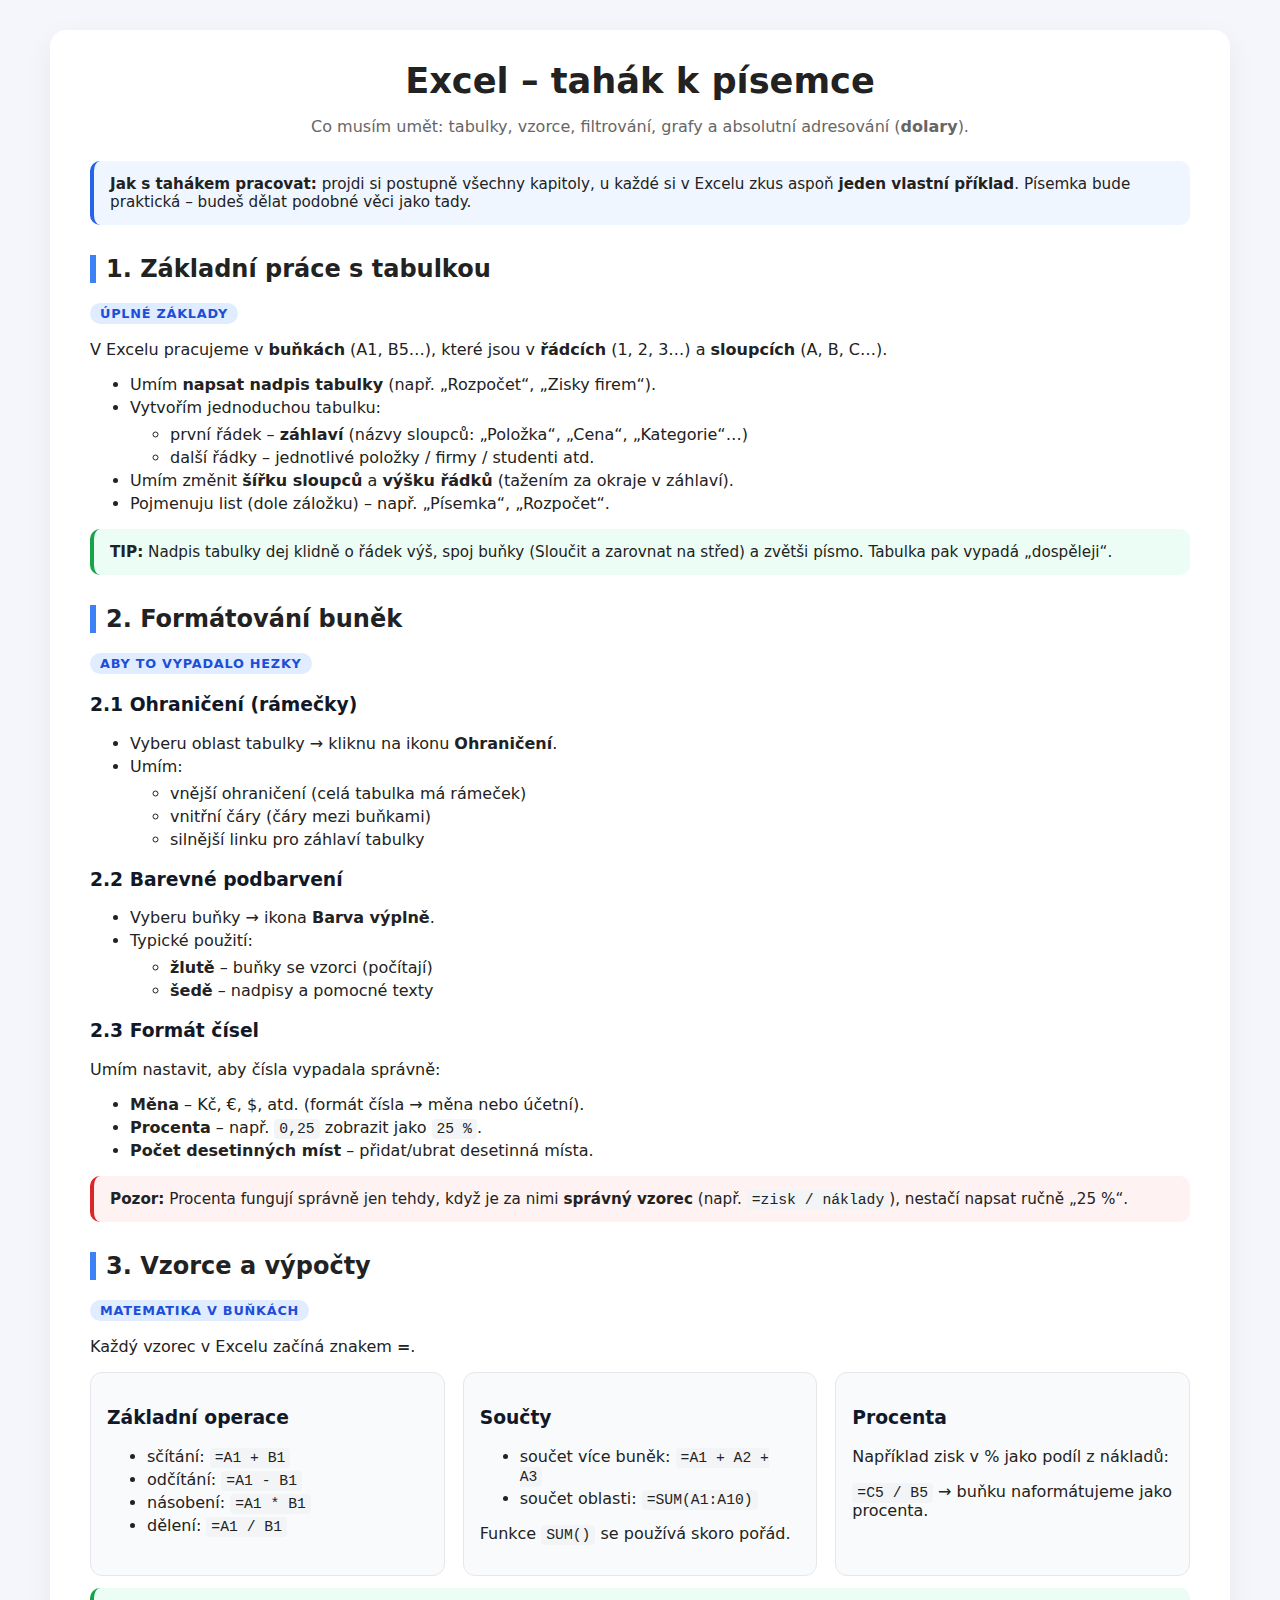
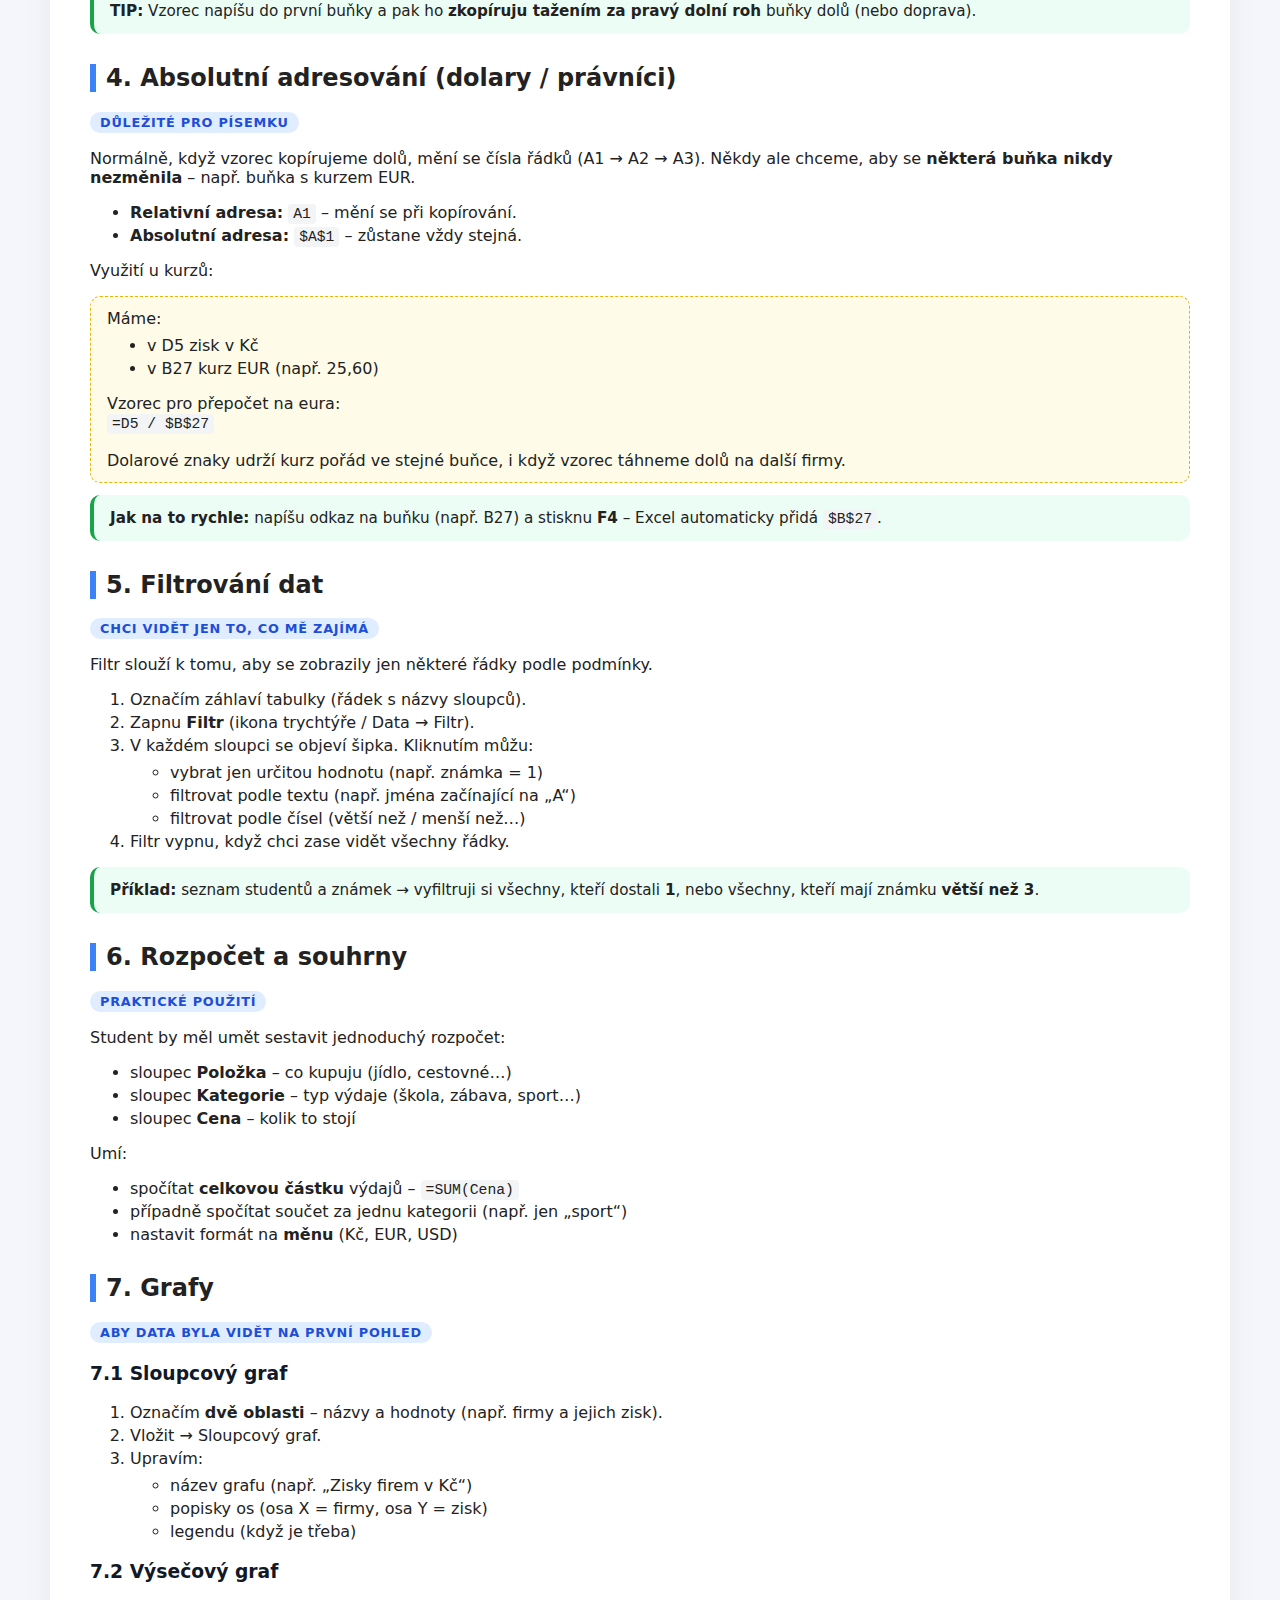
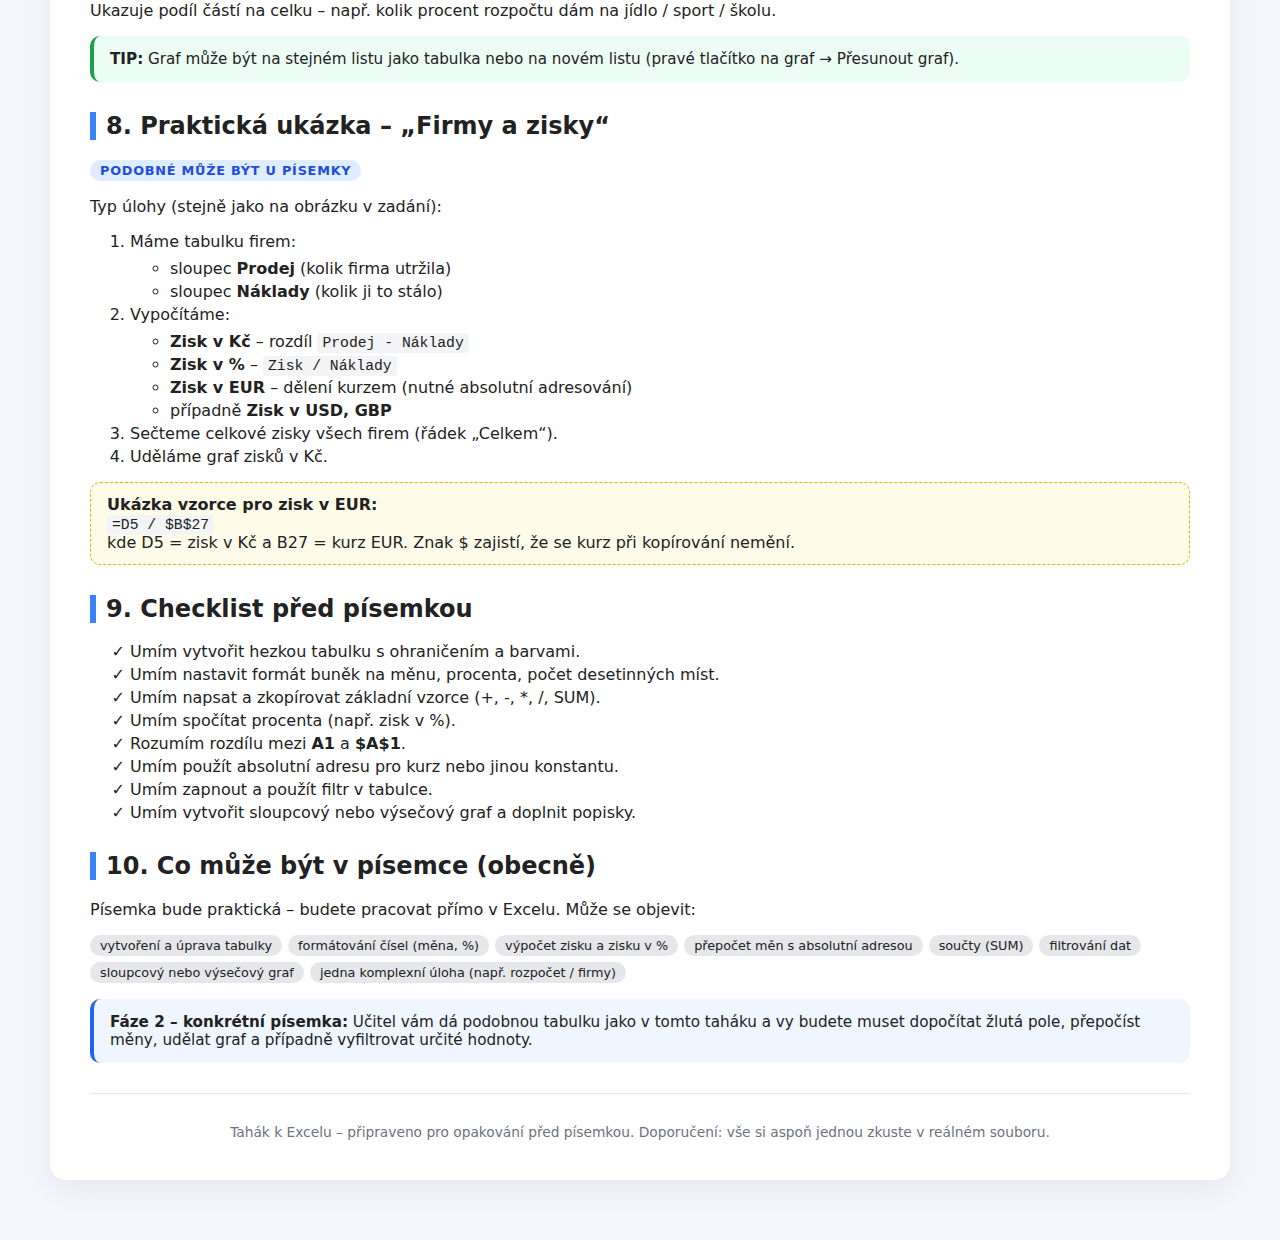
<file: index.html>
<!DOCTYPE html>
<html lang="cs">
<head>
    <meta charset="UTF-8">
    <title>Excel – Tahák k písemce</title>
    <style>
        body {
            font-family: system-ui, -apple-system, BlinkMacSystemFont, "Segoe UI", sans-serif;
            background: #f4f6fb;
            margin: 0;
            color: #222;
        }
        .page {
            max-width: 1100px;
            margin: 30px auto 60px;
            background: #fff;
            border-radius: 16px;
            box-shadow: 0 10px 30px rgba(0,0,0,0.06);
            padding: 30px 40px 40px;
        }
        h1, h2, h3 {
            margin-top: 0;
        }
        h1 {
            font-size: 2.2rem;
            text-align: center;
            margin-bottom: 5px;
        }
        .subtitle {
            text-align: center;
            color: #666;
            margin-bottom: 25px;
        }
        h2 {
            margin-top: 30px;
            border-left: 6px solid #3b82f6;
            padding-left: 10px;
        }
        h3 {
            margin-top: 20px;
            color: #111827;
        }
        .badge {
            display: inline-block;
            padding: 3px 10px;
            border-radius: 999px;
            font-size: 0.8rem;
            font-weight: 600;
            text-transform: uppercase;
            letter-spacing: .06em;
            background: #e0ecff;
            color: #1d4ed8;
        }
        ul {
            margin-top: 8px;
        }
        li {
            margin-bottom: 4px;
        }
        .block {
            padding: 14px 16px;
            border-radius: 10px;
            margin: 12px 0;
            font-size: 0.95rem;
        }
        .tip {
            background: #ecfdf5;
            border-left: 4px solid #16a34a;
        }
        .warning {
            background: #fef2f2;
            border-left: 4px solid #dc2626;
        }
        .note {
            background: #eff6ff;
            border-left: 4px solid #2563eb;
        }
        code {
            background: #f3f4f6;
            padding: 2px 5px;
            border-radius: 4px;
            font-family: "Consolas", "Fira Code", monospace;
            font-size: 0.92rem;
        }
        .columns {
            display: grid;
            grid-template-columns: repeat(auto-fit, minmax(260px, 1fr));
            gap: 18px;
        }
        .card {
            background: #f9fafb;
            border-radius: 12px;
            padding: 14px 16px 16px;
            border: 1px solid #e5e7eb;
        }
        .checklist li {
            list-style: "✓ ";
        }
        .highlight {
            background: #fefce8;
            border-radius: 10px;
            padding: 12px 16px;
            border: 1px dashed #eab308;
        }
        .pill-list {
            display: flex;
            flex-wrap: wrap;
            gap: 6px;
            margin-top: 6px;
        }
        .pill-list span {
            padding: 3px 10px;
            border-radius: 999px;
            background: #e5e7eb;
            font-size: 0.8rem;
        }
        hr {
            margin: 30px 0;
            border: none;
            border-top: 1px solid #e5e7eb;
        }
        .footer {
            text-align: center;
            margin-top: 25px;
            font-size: 0.86rem;
            color: #6b7280;
        }
        @media print {
            body { background: #fff; }
            .page { box-shadow: none; margin: 0; border-radius: 0; }
        }
    </style>
</head>
<body>
<div class="page">
    <h1>Excel – tahák k písemce</h1>
    <p class="subtitle">
        Co musím umět: tabulky, vzorce, filtrování, grafy a absolutní adresování (<strong>dolary</strong>).
    </p>

    <div class="note block">
        <strong>Jak s tahákem pracovat:</strong> projdi si postupně všechny kapitoly,
        u každé si v Excelu zkus aspoň <strong>jeden vlastní příklad</strong>.
        Písemka bude praktická – budeš dělat podobné věci jako tady.
    </div>

    <!-- 1. ZAKLADNI PRACE S TABULKOU -->
    <h2>1. Základní práce s tabulkou</h2>
    <span class="badge">Úplné základy</span>

    <p>V Excelu pracujeme v <strong>buňkách</strong> (A1, B5…), které jsou v <strong>řádcích</strong> (1, 2, 3…) a <strong>sloupcích</strong> (A, B, C…).</p>

    <ul>
        <li>Umím <strong>napsat nadpis tabulky</strong> (např. „Rozpočet“, „Zisky firem“).</li>
        <li>Vytvořím jednoduchou tabulku:
            <ul>
                <li>první řádek – <strong>záhlaví</strong> (názvy sloupců: „Položka“, „Cena“, „Kategorie“…)</li>
                <li>další řádky – jednotlivé položky / firmy / studenti atd.</li>
            </ul>
        </li>
        <li>Umím změnit <strong>šířku sloupců</strong> a <strong>výšku řádků</strong> (tažením za okraje v záhlaví).</li>
        <li>Pojmenuju list (dole záložku) – např. „Písemka“, „Rozpočet“.</li>
    </ul>

    <div class="tip block">
        <strong>TIP:</strong> Nadpis tabulky dej klidně o řádek výš, spoj buňky (Sloučit a zarovnat na střed)
        a zvětši písmo. Tabulka pak vypadá „dospěleji“.
    </div>

    <!-- 2. FORMATOVANI -->
    <h2>2. Formátování buněk</h2>
    <span class="badge">Aby to vypadalo hezky</span>

    <h3>2.1 Ohraničení (rámečky)</h3>
    <ul>
        <li>Vyberu oblast tabulky → kliknu na ikonu <strong>Ohraničení</strong>.</li>
        <li>Umím:
            <ul>
                <li>vnější ohraničení (celá tabulka má rámeček)</li>
                <li>vnitřní čáry (čáry mezi buňkami)</li>
                <li>silnější linku pro záhlaví tabulky</li>
            </ul>
        </li>
    </ul>

    <h3>2.2 Barevné podbarvení</h3>
    <ul>
        <li>Vyberu buňky → ikona <strong>Barva výplně</strong>.</li>
        <li>Typické použití:
            <ul>
                <li><strong>žlutě</strong> – buňky se vzorci (počítají)</li>
                <li><strong>šedě</strong> – nadpisy a pomocné texty</li>
            </ul>
        </li>
    </ul>

    <h3>2.3 Formát čísel</h3>
    <p>Umím nastavit, aby čísla vypadala správně:</p>
    <ul>
        <li><strong>Měna</strong> – Kč, €, $, atd. (formát čísla → měna nebo účetní).</li>
        <li><strong>Procenta</strong> – např. <code>0,25</code> zobrazit jako <code>25&nbsp;%</code>.</li>
        <li><strong>Počet desetinných míst</strong> – přidat/ubrat desetinná místa.</li>
    </ul>

    <div class="warning block">
        <strong>Pozor:</strong> Procenta fungují správně jen tehdy, když je za nimi
        <strong>správný vzorec</strong> (např. <code>=zisk / náklady</code>), nestačí napsat ručně „25 %“.
    </div>

    <!-- 3. VZORCE -->
    <h2>3. Vzorce a výpočty</h2>
    <span class="badge">Matematika v buňkách</span>

    <p>Každý vzorec v Excelu začíná znakem <strong>=</strong>.</p>

    <div class="columns">
        <div class="card">
            <h3>Základní operace</h3>
            <ul>
                <li>sčítání: <code>=A1 + B1</code></li>
                <li>odčítání: <code>=A1 - B1</code></li>
                <li>násobení: <code>=A1 * B1</code></li>
                <li>dělení: <code>=A1 / B1</code></li>
            </ul>
        </div>
        <div class="card">
            <h3>Součty</h3>
            <ul>
                <li>součet více buněk: <code>=A1 + A2 + A3</code></li>
                <li>součet oblasti: <code>=SUM(A1:A10)</code></li>
            </ul>
            <p>Funkce <code>SUM()</code> se používá skoro pořád.</p>
        </div>
        <div class="card">
            <h3>Procenta</h3>
            <p>Například zisk v % jako podíl z nákladů:</p>
            <p><code>=C5 / B5</code> → buňku naformátujeme jako procenta.</p>
        </div>
    </div>

    <div class="tip block">
        <strong>TIP:</strong> Vzorec napíšu do první buňky a pak ho
        <strong>zkopíruju tažením za pravý dolní roh</strong> buňky dolů (nebo doprava).
    </div>

    <!-- 4. ABSOLUTNI ADRESOVANI -->
    <h2>4. Absolutní adresování (dolary / právníci)</h2>
    <span class="badge">Důležité pro písemku</span>

    <p>
        Normálně, když vzorec kopírujeme dolů, mění se čísla řádků (A1 → A2 → A3).
        Někdy ale chceme, aby se <strong>některá buňka nikdy nezměnila</strong> – např. buňka s kurzem EUR.
    </p>

    <ul>
        <li><strong>Relativní adresa:</strong> <code>A1</code> – mění se při kopírování.</li>
        <li><strong>Absolutní adresa:</strong> <code>$A$1</code> – zůstane vždy stejná.</li>
    </ul>

    <p>Využití u kurzů:</p>
    <div class="highlight">
        Máme:
        <ul>
            <li>v D5 zisk v Kč</li>
            <li>v B27 kurz EUR (např. 25,60)</li>
        </ul>
        Vzorec pro přepočet na eura:<br>
        <code>=D5 / $B$27</code><br><br>
        Dolarové znaky udrží kurz pořád ve stejné buňce, i když vzorec
        táhneme dolů na další firmy.
    </div>

    <div class="tip block">
        <strong>Jak na to rychle:</strong> napíšu odkaz na buňku (např. B27) a
        stisknu <strong>F4</strong> – Excel automaticky přidá <code>$B$27</code>.
    </div>

    <!-- 5. FILTROVANI -->
    <h2>5. Filtrování dat</h2>
    <span class="badge">Chci vidět jen to, co mě zajímá</span>

    <p>Filtr slouží k tomu, aby se zobrazily jen některé řádky podle podmínky.</p>

    <ol>
        <li>Označím záhlaví tabulky (řádek s názvy sloupců).</li>
        <li>Zapnu <strong>Filtr</strong> (ikona trychtýře / Data → Filtr).</li>
        <li>V každém sloupci se objeví šipka. Kliknutím můžu:
            <ul>
                <li>vybrat jen určitou hodnotu (např. známka = 1)</li>
                <li>filtrovat podle textu (např. jména začínající na „A“)</li>
                <li>filtrovat podle čísel (větší než / menší než…)</li>
            </ul>
        </li>
        <li>Filtr vypnu, když chci zase vidět všechny řádky.</li>
    </ol>

    <div class="tip block">
        <strong>Příklad:</strong> seznam studentů a známek &rarr; vyfiltruji si
        všechny, kteří dostali <strong>1</strong>, nebo všechny, kteří mají známku
        <strong>větší než 3</strong>.
    </div>

    <!-- 6. ROZPOCET -->
    <h2>6. Rozpočet a souhrny</h2>
    <span class="badge">Praktické použití</span>

    <p>Student by měl umět sestavit jednoduchý rozpočet:</p>

    <ul>
        <li>sloupec <strong>Položka</strong> – co kupuju (jídlo, cestovné…)</li>
        <li>sloupec <strong>Kategorie</strong> – typ výdaje (škola, zábava, sport…)</li>
        <li>sloupec <strong>Cena</strong> – kolik to stojí</li>
    </ul>

    <p>Umí:</p>
    <ul>
        <li>spočítat <strong>celkovou částku</strong> výdajů – <code>=SUM(Cena)</code></li>
        <li>případně spočítat součet za jednu kategorii (např. jen „sport“)</li>
        <li>nastavit formát na <strong>měnu</strong> (Kč, EUR, USD)</li>
    </ul>

    <!-- 7. GRAFY -->
    <h2>7. Grafy</h2>
    <span class="badge">Aby data byla vidět na první pohled</span>

    <h3>7.1 Sloupcový graf</h3>
    <ol>
        <li>Označím <strong>dvě oblasti</strong> – názvy a hodnoty (např. firmy a jejich zisk).</li>
        <li>Vložit → Sloupcový graf.</li>
        <li>Upravím:
            <ul>
                <li>název grafu (např. „Zisky firem v Kč“)</li>
                <li>popisky os (osa X = firmy, osa Y = zisk)</li>
                <li>legendu (když je třeba)</li>
            </ul>
        </li>
    </ol>

    <h3>7.2 Výsečový graf</h3>
    <p>Ukazuje podíl částí na celku – např. kolik procent rozpočtu dám na jídlo / sport / školu.</p>

    <div class="tip block">
        <strong>TIP:</strong> Graf může být na stejném listu jako tabulka
        nebo na novém listu (pravé tlačítko na graf → Přesunout graf).
    </div>

    <!-- 8. PRAKTICKY PRIKLAD -->
    <h2>8. Praktická ukázka – „Firmy a zisky“</h2>
    <span class="badge">Podobné může být u písemky</span>

    <p>Typ úlohy (stejně jako na obrázku v zadání):</p>
    <ol>
        <li>Máme tabulku firem:
            <ul>
                <li>sloupec <strong>Prodej</strong> (kolik firma utržila)</li>
                <li>sloupec <strong>Náklady</strong> (kolik ji to stálo)</li>
            </ul>
        </li>
        <li>Vypočítáme:
            <ul>
                <li><strong>Zisk v Kč</strong> – rozdíl <code>Prodej - Náklady</code></li>
                <li><strong>Zisk v %</strong> – <code>Zisk / Náklady</code></li>
                <li><strong>Zisk v EUR</strong> – dělení kurzem (nutné absolutní adresování)</li>
                <li>případně <strong>Zisk v USD, GBP</strong></li>
            </ul>
        </li>
        <li>Sečteme celkové zisky všech firem (řádek „Celkem“).</li>
        <li>Uděláme graf zisků v Kč.</li>
    </ol>

    <div class="highlight">
        <strong>Ukázka vzorce pro zisk v EUR:</strong><br>
        <code>=D5 / $B$27</code><br>
        kde D5 = zisk v Kč a B27 = kurz EUR. Znak $ zajistí, že se kurz při kopírování nemění.
    </div>

    <!-- 9. CHECKLIST -->
    <h2>9. Checklist před písemkou</h2>
    <ul class="checklist">
        <li>Umím vytvořit hezkou tabulku s ohraničením a barvami.</li>
        <li>Umím nastavit formát buněk na měnu, procenta, počet desetinných míst.</li>
        <li>Umím napsat a zkopírovat základní vzorce (+, -, *, /, SUM).</li>
        <li>Umím spočítat procenta (např. zisk v %).</li>
        <li>Rozumím rozdílu mezi <strong>A1</strong> a <strong>$A$1</strong>.</li>
        <li>Umím použít absolutní adresu pro kurz nebo jinou konstantu.</li>
        <li>Umím zapnout a použít filtr v tabulce.</li>
        <li>Umím vytvořit sloupcový nebo výsečový graf a doplnit popisky.</li>
    </ul>

    <!-- 10. CO BUDE V PISEMCE -->
    <h2>10. Co může být v písemce (obecně)</h2>

    <p>Písemka bude praktická – budete pracovat přímo v Excelu. Může se objevit:</p>

    <div class="pill-list">
        <span>vytvoření a úprava tabulky</span>
        <span>formátování čísel (měna, %)</span>
        <span>výpočet zisku a zisku v %</span>
        <span>přepočet měn s absolutní adresou</span>
        <span>součty (SUM)</span>
        <span>filtrování dat</span>
        <span>sloupcový nebo výsečový graf</span>
        <span>jedna komplexní úloha (např. rozpočet / firmy)</span>
    </div>

    <div class="note block" style="margin-top:16px;">
        <strong>Fáze 2 – konkrétní písemka:</strong>  
        Učitel vám dá podobnou tabulku jako v tomto taháku a vy
        budete muset dopočítat žlutá pole, přepočíst měny, udělat graf
        a případně vyfiltrovat určité hodnoty.
    </div>

    <hr>

    <div class="footer">
        Tahák k Excelu – připraveno pro opakování před písemkou.  
        Doporučení: vše si aspoň jednou zkuste v reálném souboru.
    </div>
</div>
</body>
</html>
</file>
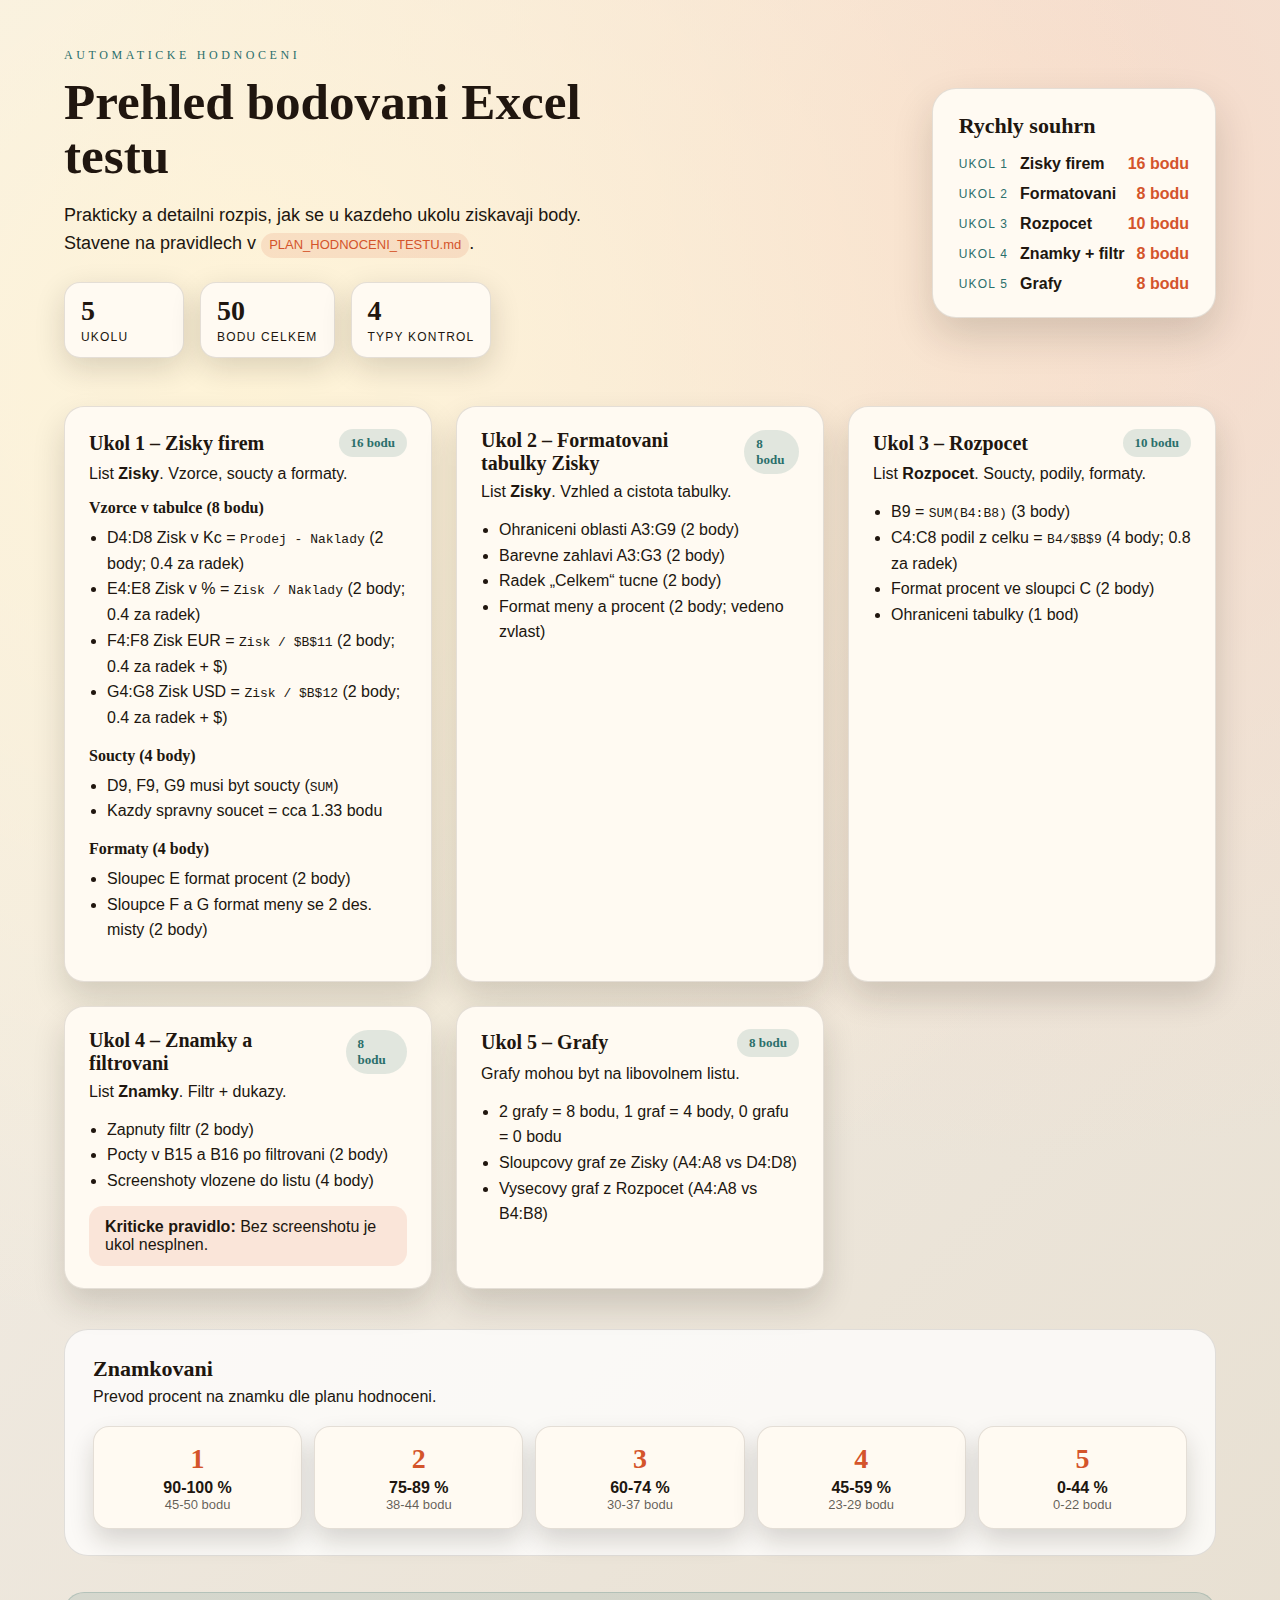
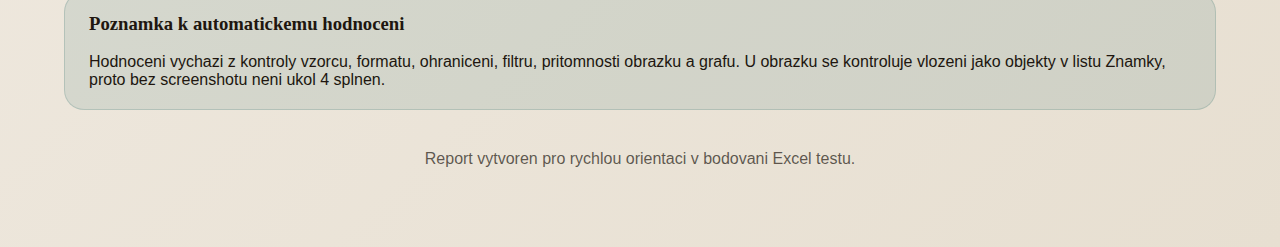
<file: hodnoceni.html>
<!doctype html>
<html lang="cs">
<head>
  <meta charset="utf-8" />
  <meta name="viewport" content="width=device-width, initial-scale=1" />
  <title>Prehled hodnoceni Excel testu</title>
  <link rel="stylesheet" href="report_hodnoceni.css" />
</head>
<body>
  <div class="scene">
    <header class="hero">
      <div class="hero__text">
        <p class="eyebrow">Automaticke hodnoceni</p>
        <h1>Prehled bodovani Excel testu</h1>
        <p class="lead">
          Prakticky a detailni rozpis, jak se u kazdeho ukolu ziskavaji body.
          Stavene na pravidlech v <span class="tag">PLAN_HODNOCENI_TESTU.md</span>.
        </p>
        <div class="hero__stats">
          <div class="stat">
            <span class="stat__value">5</span>
            <span class="stat__label">ukolu</span>
          </div>
          <div class="stat">
            <span class="stat__value">50</span>
            <span class="stat__label">bodu celkem</span>
          </div>
          <div class="stat">
            <span class="stat__value">4</span>
            <span class="stat__label">typy kontrol</span>
          </div>
        </div>
      </div>
      <div class="hero__card">
        <div class="card">
          <h2>Rychly souhrn</h2>
          <ul class="list">
            <li><span>Ukol 1</span><strong>Zisky firem</strong><em>16 bodu</em></li>
            <li><span>Ukol 2</span><strong>Formatovani</strong><em>8 bodu</em></li>
            <li><span>Ukol 3</span><strong>Rozpocet</strong><em>10 bodu</em></li>
            <li><span>Ukol 4</span><strong>Znamky + filtr</strong><em>8 bodu</em></li>
            <li><span>Ukol 5</span><strong>Grafy</strong><em>8 bodu</em></li>
          </ul>
        </div>
      </div>
    </header>

    <main class="content">
      <section class="grid">
        <article class="panel">
          <div class="panel__head">
            <h3>Ukol 1 – Zisky firem</h3>
            <span class="chip">16 bodu</span>
          </div>
          <p class="panel__lead">List <strong>Zisky</strong>. Vzorce, soucty a formaty.</p>
          <div class="panel__body">
            <div class="block">
              <h4>Vzorce v tabulce (8 bodu)</h4>
              <ul>
                <li>D4:D8 Zisk v Kc = <code>Prodej - Naklady</code> (2 body; 0.4 za radek)</li>
                <li>E4:E8 Zisk v % = <code>Zisk / Naklady</code> (2 body; 0.4 za radek)</li>
                <li>F4:F8 Zisk EUR = <code>Zisk / $B$11</code> (2 body; 0.4 za radek + $)</li>
                <li>G4:G8 Zisk USD = <code>Zisk / $B$12</code> (2 body; 0.4 za radek + $)</li>
              </ul>
            </div>
            <div class="block">
              <h4>Soucty (4 body)</h4>
              <ul>
                <li>D9, F9, G9 musi byt soucty (<code>SUM</code>)</li>
                <li>Kazdy spravny soucet = cca 1.33 bodu</li>
              </ul>
            </div>
            <div class="block">
              <h4>Formaty (4 body)</h4>
              <ul>
                <li>Sloupec E format procent (2 body)</li>
                <li>Sloupce F a G format meny se 2 des. misty (2 body)</li>
              </ul>
            </div>
          </div>
        </article>

        <article class="panel">
          <div class="panel__head">
            <h3>Ukol 2 – Formatovani tabulky Zisky</h3>
            <span class="chip">8 bodu</span>
          </div>
          <p class="panel__lead">List <strong>Zisky</strong>. Vzhled a cistota tabulky.</p>
          <div class="panel__body">
            <ul>
              <li>Ohraniceni oblasti A3:G9 (2 body)</li>
              <li>Barevne zahlavi A3:G3 (2 body)</li>
              <li>Radek „Celkem“ tucne (2 body)</li>
              <li>Format meny a procent (2 body; vedeno zvlast)</li>
            </ul>
          </div>
        </article>

        <article class="panel">
          <div class="panel__head">
            <h3>Ukol 3 – Rozpocet</h3>
            <span class="chip">10 bodu</span>
          </div>
          <p class="panel__lead">List <strong>Rozpocet</strong>. Soucty, podily, formaty.</p>
          <div class="panel__body">
            <ul>
              <li>B9 = <code>SUM(B4:B8)</code> (3 body)</li>
              <li>C4:C8 podil z celku = <code>B4/$B$9</code> (4 body; 0.8 za radek)</li>
              <li>Format procent ve sloupci C (2 body)</li>
              <li>Ohraniceni tabulky (1 bod)</li>
            </ul>
          </div>
        </article>

        <article class="panel">
          <div class="panel__head">
            <h3>Ukol 4 – Znamky a filtrovani</h3>
            <span class="chip">8 bodu</span>
          </div>
          <p class="panel__lead">List <strong>Znamky</strong>. Filtr + dukazy.</p>
          <div class="panel__body">
            <ul>
              <li>Zapnuty filtr (2 body)</li>
              <li>Pocty v B15 a B16 po filtrovani (2 body)</li>
              <li>Screenshoty vlozene do listu (4 body)</li>
            </ul>
            <div class="callout">
              <strong>Kriticke pravidlo:</strong> Bez screenshotu je ukol nesplnen.
            </div>
          </div>
        </article>

        <article class="panel">
          <div class="panel__head">
            <h3>Ukol 5 – Grafy</h3>
            <span class="chip">8 bodu</span>
          </div>
          <p class="panel__lead">Grafy mohou byt na libovolnem listu.</p>
          <div class="panel__body">
            <ul>
              <li>2 grafy = 8 bodu, 1 graf = 4 body, 0 grafu = 0 bodu</li>
              <li>Sloupcovy graf ze Zisky (A4:A8 vs D4:D8)</li>
              <li>Vysecovy graf z Rozpocet (A4:A8 vs B4:B8)</li>
            </ul>
          </div>
        </article>
      </section>

      <section class="grading">
        <div class="grading__head">
          <h3>Znamkovani</h3>
          <p>Prevod procent na znamku dle planu hodnoceni.</p>
        </div>
        <div class="grading__grid">
          <div class="grade">
            <span class="grade__value">1</span>
            <span class="grade__label">90-100 %</span>
            <span class="grade__detail">45-50 bodu</span>
          </div>
          <div class="grade">
            <span class="grade__value">2</span>
            <span class="grade__label">75-89 %</span>
            <span class="grade__detail">38-44 bodu</span>
          </div>
          <div class="grade">
            <span class="grade__value">3</span>
            <span class="grade__label">60-74 %</span>
            <span class="grade__detail">30-37 bodu</span>
          </div>
          <div class="grade">
            <span class="grade__value">4</span>
            <span class="grade__label">45-59 %</span>
            <span class="grade__detail">23-29 bodu</span>
          </div>
          <div class="grade">
            <span class="grade__value">5</span>
            <span class="grade__label">0-44 %</span>
            <span class="grade__detail">0-22 bodu</span>
          </div>
        </div>
      </section>

      <section class="note">
        <h3>Poznamka k automatickemu hodnoceni</h3>
        <p>
          Hodnoceni vychazi z kontroly vzorcu, formatu, ohraniceni, filtru,
          pritomnosti obrazku a grafu. U obrazku se kontroluje vlozeni jako
          objekty v listu Znamky, proto bez screenshotu neni ukol 4 splnen.
        </p>
      </section>
    </main>

    <footer class="footer">
      <p>Report vytvoren pro rychlou orientaci v bodovani Excel testu.</p>
    </footer>
  </div>
</body>
</html>
</file>
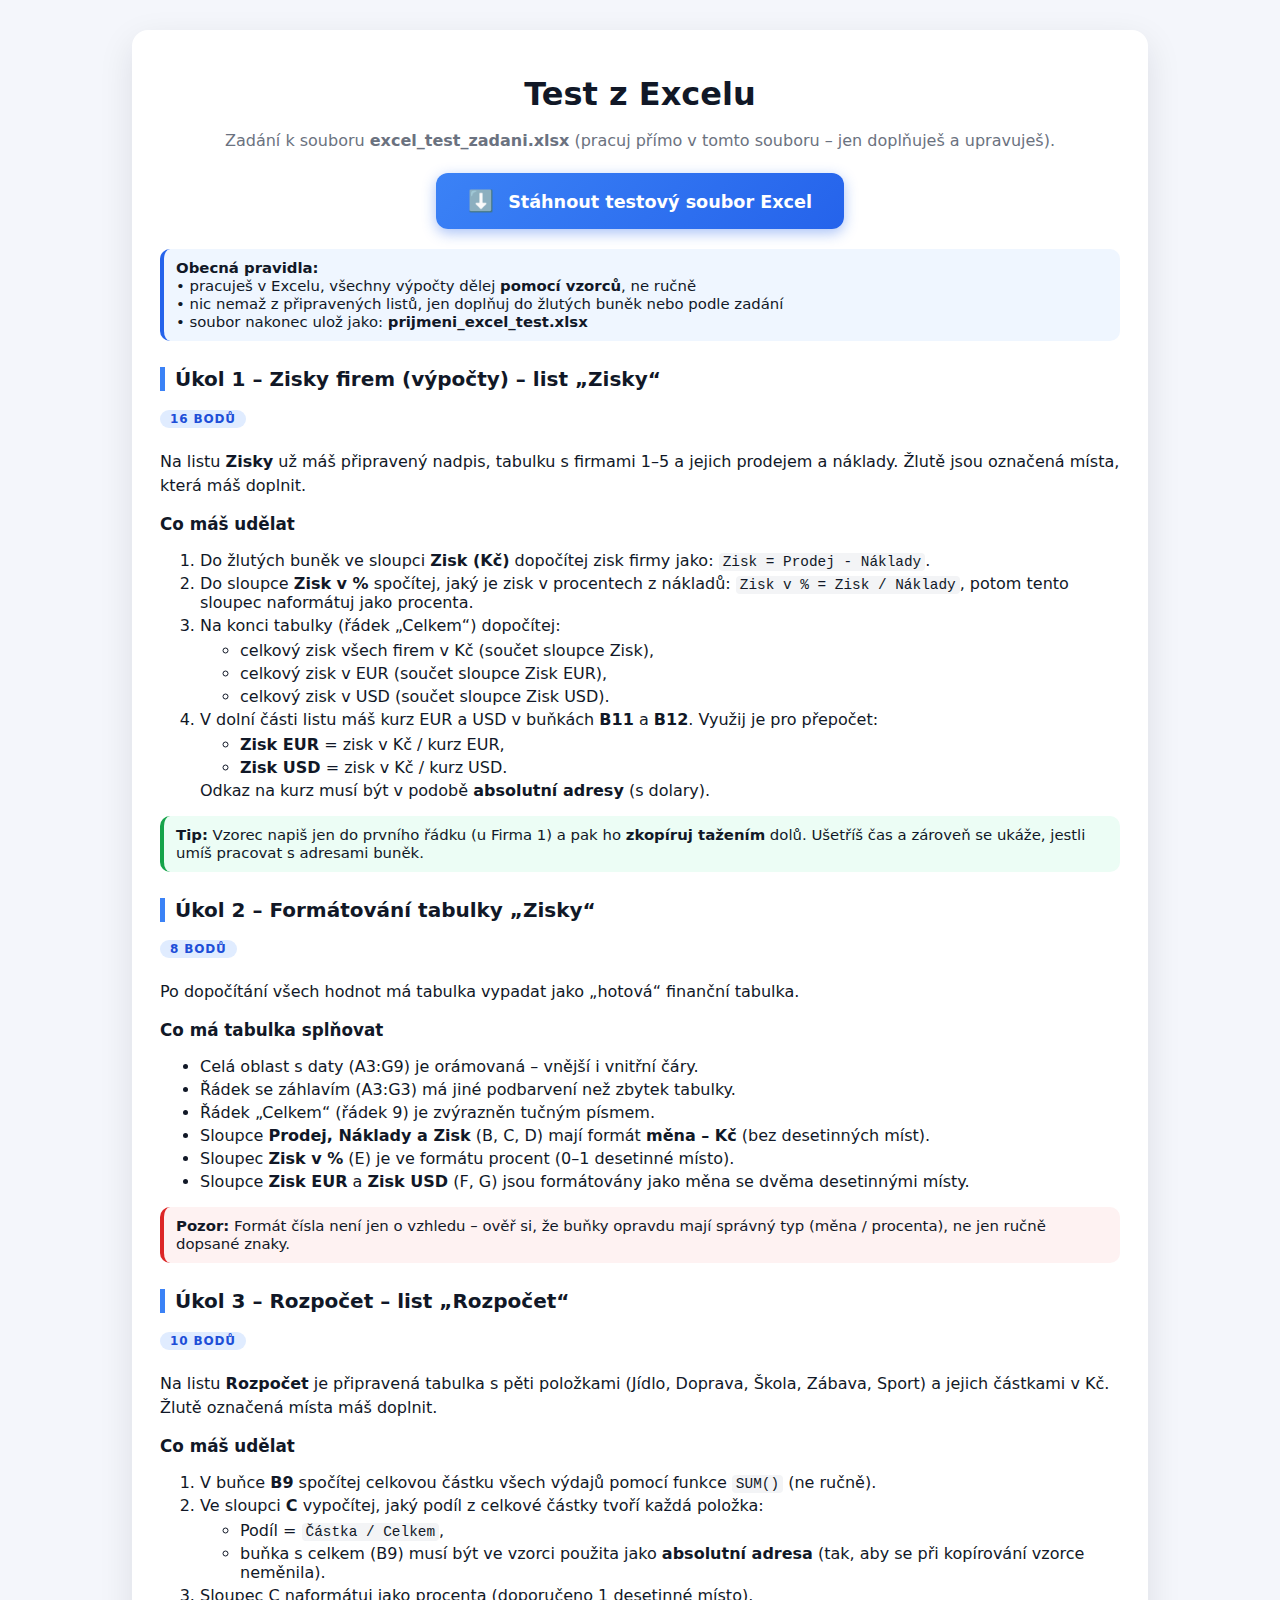
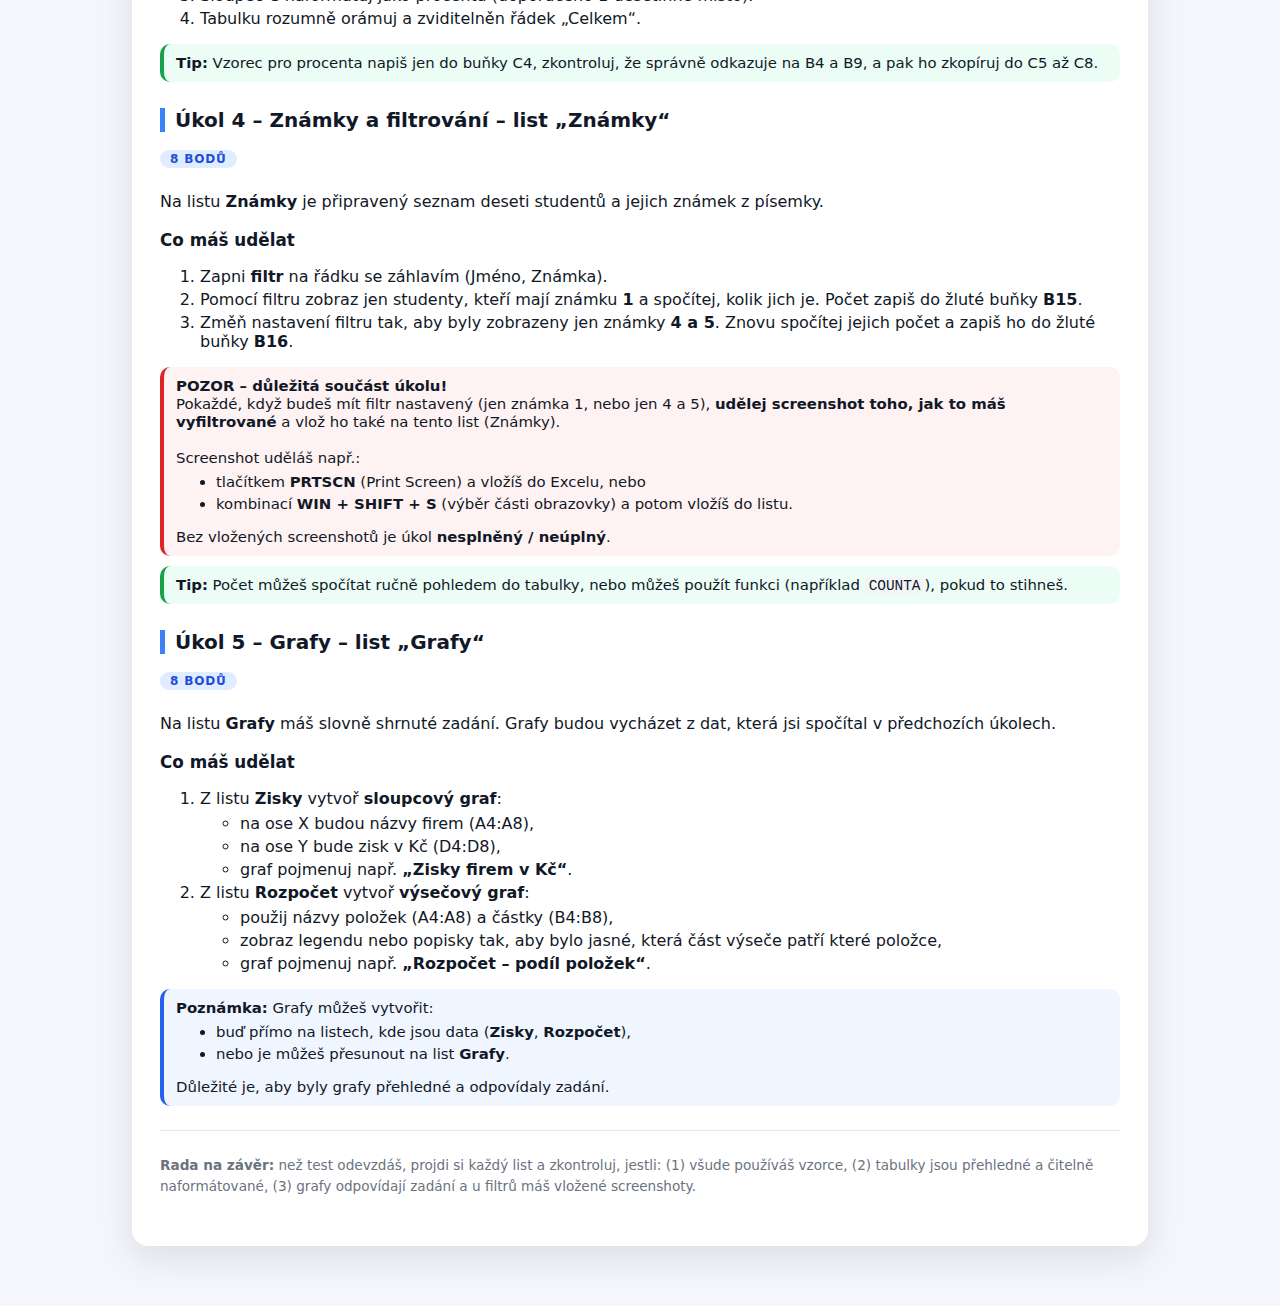
<file: test722.html>
<!DOCTYPE html>
<html lang="cs">
  <head>
    <meta charset="UTF-8" />
    <title>Test z Excelu – zadání</title>
    <style>
      body {
        font-family: system-ui, -apple-system, BlinkMacSystemFont, "Segoe UI",
          sans-serif;
        background: #f4f6fb;
        margin: 0;
        color: #111827;
      }
      .page {
        max-width: 960px;
        margin: 30px auto 60px;
        background: #ffffff;
        border-radius: 16px;
        padding: 24px 28px 36px;
        box-shadow: 0 12px 35px rgba(15, 23, 42, 0.1);
      }
      h1 {
        text-align: center;
        font-size: 2rem;
        margin-bottom: 6px;
      }
      .subtitle {
        text-align: center;
        color: #6b7280;
        margin-bottom: 20px;
      }
      h2 {
        margin-top: 26px;
        border-left: 5px solid #3b82f6;
        padding-left: 10px;
        font-size: 1.25rem;
      }
      h3 {
        margin-top: 16px;
        font-size: 1.05rem;
      }
      p {
        line-height: 1.5;
      }
      ul,
      ol {
        margin-top: 6px;
      }
      li {
        margin-bottom: 4px;
      }
      .badge {
        display: inline-block;
        padding: 2px 10px;
        border-radius: 999px;
        font-size: 0.75rem;
        text-transform: uppercase;
        font-weight: 600;
        letter-spacing: 0.07em;
        background: #e0ecff;
        color: #1d4ed8;
        margin-bottom: 6px;
      }
      .block {
        padding: 10px 12px;
        border-radius: 10px;
        font-size: 0.93rem;
        margin: 10px 0;
      }
      .note {
        background: #eff6ff;
        border-left: 4px solid #2563eb;
      }
      .tip {
        background: #ecfdf5;
        border-left: 4px solid #16a34a;
      }
      .warning {
        background: #fef2f2;
        border-left: 4px solid #dc2626;
      }
      code {
        background: #f3f4f6;
        padding: 1px 4px;
        border-radius: 4px;
        font-family: "Consolas", "Fira Code", monospace;
        font-size: 0.9rem;
      }
      table {
        border-collapse: collapse;
        margin: 8px 0 10px;
        width: 100%;
        max-width: 480px;
        font-size: 0.9rem;
      }
      th,
      td {
        border: 1px solid #d1d5db;
        padding: 4px 6px;
        text-align: left;
      }
      th {
        background: #f3f4f6;
      }
      .small {
        font-size: 0.85rem;
        color: #6b7280;
      }
      hr {
        margin: 24px 0;
        border: none;
        border-top: 1px solid #e5e7eb;
      }
      .download-btn {
        display: block;
        width: fit-content;
        margin: 20px auto;
        padding: 16px 32px;
        background: linear-gradient(135deg, #3b82f6 0%, #2563eb 100%);
        color: white;
        text-decoration: none;
        font-size: 1.1rem;
        font-weight: 600;
        border-radius: 12px;
        box-shadow: 0 4px 14px rgba(37, 99, 235, 0.4);
        transition: all 0.3s ease;
        text-align: center;
      }
      .download-btn:hover {
        background: linear-gradient(135deg, #2563eb 0%, #1d4ed8 100%);
        box-shadow: 0 6px 20px rgba(37, 99, 235, 0.5);
        transform: translateY(-2px);
      }
      .download-btn:active {
        transform: translateY(0);
      }
      .download-icon {
        display: inline-block;
        margin-right: 8px;
        font-size: 1.3rem;
      }
      @media (max-width: 640px) {
        .page {
          margin: 10px;
          padding: 18px;
        }
        .download-btn {
          font-size: 1rem;
          padding: 14px 24px;
        }
      }
    </style>
  </head>
  <body>
    <div class="page">
      <h1>Test z Excelu</h1>
      <p class="subtitle">
        Zadání k souboru <strong>excel_test_zadani.xlsx</strong>
        (pracuj přímo v tomto souboru – jen doplňuješ a upravuješ).
      </p>

      <a
        href="https://docs.google.com/spreadsheets/d/14awOIDUYx4-kdLdaQHei26MDJrhpdqNR/export?format=xlsx"
        class="download-btn"
        download="excel_test_zadani.xlsx"
      >
        <span class="download-icon">⬇️</span>
        Stáhnout testový soubor Excel
      </a>

      <div class="note block">
        <strong>Obecná pravidla:</strong><br />
        • pracuješ v Excelu, všechny výpočty dělej
        <strong>pomocí vzorců</strong>, ne ručně<br />
        • nic nemaž z připravených listů, jen doplňuj do žlutých buněk nebo
        podle zadání<br />
        • soubor nakonec ulož jako: <strong>prijmeni_excel_test.xlsx</strong>
      </div>

      <h2>Úkol 1 – Zisky firem (výpočty) – list „Zisky“</h2>
      <span class="badge">16 bodů</span>

      <p>
        Na listu <strong>Zisky</strong> už máš připravený nadpis, tabulku s
        firmami 1–5 a jejich prodejem a náklady. Žlutě jsou označená místa,
        která máš doplnit.
      </p>

      <h3>Co máš udělat</h3>
      <ol>
        <li>
          Do žlutých buněk ve sloupci <strong>Zisk (Kč)</strong> dopočítej zisk
          firmy jako: <code>Zisk = Prodej - Náklady</code>.
        </li>
        <li>
          Do sloupce <strong>Zisk v %</strong> spočítej, jaký je zisk v
          procentech z nákladů: <code>Zisk v % = Zisk / Náklady</code>, potom
          tento sloupec naformátuj jako procenta.
        </li>
        <li>
          Na konci tabulky (řádek „Celkem“) dopočítej:
          <ul>
            <li>celkový zisk všech firem v Kč (součet sloupce Zisk),</li>
            <li>celkový zisk v EUR (součet sloupce Zisk EUR),</li>
            <li>celkový zisk v USD (součet sloupce Zisk USD).</li>
          </ul>
        </li>
        <li>
          V dolní části listu máš kurz EUR a USD v buňkách
          <strong>B11</strong> a <strong>B12</strong>. Využij je pro přepočet:
          <ul>
            <li><strong>Zisk EUR</strong> = zisk v Kč / kurz EUR,</li>
            <li><strong>Zisk USD</strong> = zisk v Kč / kurz USD.</li>
          </ul>
          Odkaz na kurz musí být v podobě <strong>absolutní adresy</strong> (s
          dolary).
        </li>
      </ol>

      <div class="tip block">
        <strong>Tip:</strong> Vzorec napiš jen do prvního řádku (u Firma 1) a
        pak ho <strong>zkopíruj tažením</strong> dolů. Ušetříš čas a zároveň se
        ukáže, jestli umíš pracovat s adresami buněk.
      </div>

      <h2>Úkol 2 – Formátování tabulky „Zisky“</h2>
      <span class="badge">8 bodů</span>

      <p>
        Po dopočítání všech hodnot má tabulka vypadat jako „hotová“ finanční
        tabulka.
      </p>

      <h3>Co má tabulka splňovat</h3>
      <ul>
        <li>
          Celá oblast s daty (A3:G9) je orámovaná – vnější i vnitřní čáry.
        </li>
        <li>
          Řádek se záhlavím (A3:G3) má jiné podbarvení než zbytek tabulky.
        </li>
        <li>Řádek „Celkem“ (řádek 9) je zvýrazněn tučným písmem.</li>
        <li>
          Sloupce <strong>Prodej, Náklady a Zisk</strong> (B, C, D) mají formát
          <strong>měna – Kč</strong> (bez desetinných míst).
        </li>
        <li>
          Sloupec <strong>Zisk v %</strong> (E) je ve formátu procent (0–1
          desetinné místo).
        </li>
        <li>
          Sloupce <strong>Zisk EUR</strong> a <strong>Zisk USD</strong> (F, G)
          jsou formátovány jako měna se dvěma desetinnými místy.
        </li>
      </ul>

      <div class="warning block">
        <strong>Pozor:</strong> Formát čísla není jen o vzhledu – ověř si, že
        buňky opravdu mají správný typ (měna / procenta), ne jen ručně dopsané
        znaky.
      </div>

      <h2>Úkol 3 – Rozpočet – list „Rozpočet“</h2>
      <span class="badge">10 bodů</span>

      <p>
        Na listu <strong>Rozpočet</strong> je připravená tabulka s pěti
        položkami (Jídlo, Doprava, Škola, Zábava, Sport) a jejich částkami v Kč.
        Žlutě označená místa máš doplnit.
      </p>

      <h3>Co máš udělat</h3>
      <ol>
        <li>
          V buňce <strong>B9</strong> spočítej celkovou částku všech výdajů
          pomocí funkce <code>SUM()</code> (ne ručně).
        </li>
        <li>
          Ve sloupci <strong>C</strong> vypočítej, jaký podíl z celkové částky
          tvoří každá položka:
          <ul>
            <li>Podíl = <code>Částka / Celkem</code>,</li>
            <li>
              buňka s celkem (B9) musí být ve vzorci použita jako
              <strong>absolutní adresa</strong> (tak, aby se při kopírování
              vzorce neměnila).
            </li>
          </ul>
        </li>
        <li>
          Sloupec C naformátuj jako procenta (doporučeno 1 desetinné místo).
        </li>
        <li>Tabulku rozumně orámuj a zviditelněn řádek „Celkem“.</li>
      </ol>

      <div class="tip block">
        <strong>Tip:</strong> Vzorec pro procenta napiš jen do buňky C4,
        zkontroluj, že správně odkazuje na B4 a B9, a pak ho zkopíruj do C5 až
        C8.
      </div>

      <h2>Úkol 4 – Známky a filtrování – list „Známky“</h2>
      <span class="badge">8 bodů</span>

      <p>
        Na listu <strong>Známky</strong> je připravený seznam deseti studentů a
        jejich známek z písemky.
      </p>

      <h3>Co máš udělat</h3>
      <ol>
        <li>
          Zapni <strong>filtr</strong> na řádku se záhlavím (Jméno, Známka).
        </li>
        <li>
          Pomocí filtru zobraz jen studenty, kteří mají známku
          <strong>1</strong> a spočítej, kolik jich je. Počet zapiš do žluté
          buňky <strong>B15</strong>.
        </li>
        <li>
          Změň nastavení filtru tak, aby byly zobrazeny jen známky
          <strong>4 a 5</strong>. Znovu spočítej jejich počet a zapiš ho do
          žluté buňky <strong>B16</strong>.
        </li>
      </ol>

      <div class="warning block">
        <strong>POZOR – důležitá součást úkolu!</strong><br />
        Pokaždé, když budeš mít filtr nastavený (jen známka 1, nebo jen 4 a 5),
        <strong>udělej screenshot toho, jak to máš vyfiltrované</strong> a vlož
        ho také na tento list (Známky).<br /><br />
        Screenshot uděláš např.:
        <ul>
          <li>
            tlačítkem <strong>PRTSCN</strong> (Print Screen) a vložíš do Excelu,
            nebo
          </li>
          <li>
            kombinací <strong>WIN + SHIFT + S</strong> (výběr části obrazovky) a
            potom vložíš do listu.
          </li>
        </ul>
        Bez vložených screenshotů je úkol <strong>nesplněný / neúplný</strong>.
      </div>

      <div class="tip block">
        <strong>Tip:</strong> Počet můžeš spočítat ručně pohledem do tabulky,
        nebo můžeš použít funkci (například <code>COUNTA</code>), pokud to
        stihneš.
      </div>

      <h2>Úkol 5 – Grafy – list „Grafy“</h2>
      <span class="badge">8 bodů</span>

      <p>
        Na listu <strong>Grafy</strong> máš slovně shrnuté zadání. Grafy budou
        vycházet z dat, která jsi spočítal v předchozích úkolech.
      </p>

      <h3>Co máš udělat</h3>
      <ol>
        <li>
          Z listu <strong>Zisky</strong> vytvoř <strong>sloupcový graf</strong>:
          <ul>
            <li>na ose X budou názvy firem (A4:A8),</li>
            <li>na ose Y bude zisk v Kč (D4:D8),</li>
            <li>graf pojmenuj např. <strong>„Zisky firem v Kč“</strong>.</li>
          </ul>
        </li>
        <li>
          Z listu <strong>Rozpočet</strong> vytvoř
          <strong>výsečový graf</strong>:
          <ul>
            <li>použij názvy položek (A4:A8) a částky (B4:B8),</li>
            <li>
              zobraz legendu nebo popisky tak, aby bylo jasné, která část výseče
              patří které položce,
            </li>
            <li>
              graf pojmenuj např. <strong>„Rozpočet – podíl položek“</strong>.
            </li>
          </ul>
        </li>
      </ol>

      <div class="note block">
        <strong>Poznámka:</strong> Grafy můžeš vytvořit:
        <ul>
          <li>
            buď přímo na listech, kde jsou data (<strong>Zisky</strong>,
            <strong>Rozpočet</strong>),
          </li>
          <li>nebo je můžeš přesunout na list <strong>Grafy</strong>.</li>
        </ul>
        Důležité je, aby byly grafy přehledné a odpovídaly zadání.
      </div>

      <hr />

      <p class="small">
        <strong>Rada na závěr:</strong> než test odevzdáš, projdi si každý list
        a zkontroluj, jestli: (1) všude používáš vzorce, (2) tabulky jsou
        přehledné a čitelně naformátované, (3) grafy odpovídají zadání a u
        filtrů máš vložené screenshoty.
      </p>
    </div>
  </body>
</html>
</file>
<file: report_hodnoceni.css>
﻿:root {
  --bg: #f4efe8;
  --bg-2: #e7dfd1;
  --ink: #20160f;
  --accent: #d4542b;
  --accent-2: #2b6f6b;
  --card: #fffaf2;
  --shadow: rgba(32, 22, 15, 0.16);
  --line: rgba(32, 22, 15, 0.12);
}

* {
  box-sizing: border-box;
}

body {
  margin: 0;
  font-family: "Fraunces", "Iowan Old Style", "Palatino Linotype", serif;
  color: var(--ink);
  background: radial-gradient(circle at 20% 20%, #fff4d8, transparent 55%),
    radial-gradient(circle at 80% 10%, #f7dac9, transparent 50%),
    linear-gradient(135deg, var(--bg), var(--bg-2));
  min-height: 100vh;
}

.scene {
  max-width: 1200px;
  margin: 0 auto;
  padding: 48px 24px 64px;
}

.hero {
  display: grid;
  gap: 32px;
  grid-template-columns: repeat(auto-fit, minmax(280px, 1fr));
  align-items: center;
  animation: fadeIn 800ms ease;
}

.eyebrow {
  letter-spacing: 0.3em;
  text-transform: uppercase;
  font-size: 12px;
  margin: 0 0 12px;
  color: var(--accent-2);
}

h1 {
  font-size: clamp(32px, 4vw, 56px);
  margin: 0 0 16px;
  line-height: 1.05;
}

.lead {
  font-family: "Source Sans 3", "Trebuchet MS", sans-serif;
  font-size: 18px;
  line-height: 1.6;
  max-width: 540px;
}

.tag {
  display: inline-block;
  padding: 2px 8px;
  border-radius: 999px;
  background: rgba(212, 84, 43, 0.12);
  color: var(--accent);
  font-size: 13px;
}

.hero__stats {
  display: flex;
  gap: 16px;
  flex-wrap: wrap;
  margin-top: 24px;
}

.stat {
  background: var(--card);
  border: 1px solid var(--line);
  border-radius: 16px;
  padding: 12px 16px;
  min-width: 120px;
  box-shadow: 0 10px 30px var(--shadow);
}

.stat__value {
  display: block;
  font-size: 28px;
  font-weight: 700;
}

.stat__label {
  font-family: "Source Sans 3", "Trebuchet MS", sans-serif;
  font-size: 12px;
  text-transform: uppercase;
  letter-spacing: 0.1em;
}

.hero__card {
  display: flex;
  justify-content: flex-end;
}

.card {
  background: var(--card);
  padding: 24px 26px;
  border-radius: 24px;
  box-shadow: 0 18px 40px var(--shadow);
  border: 1px solid var(--line);
}

.card h2 {
  margin: 0 0 16px;
  font-size: 22px;
}

.list {
  list-style: none;
  margin: 0;
  padding: 0;
  display: grid;
  gap: 12px;
}

.list li {
  display: grid;
  grid-template-columns: auto 1fr auto;
  gap: 12px;
  align-items: center;
  font-family: "Source Sans 3", "Trebuchet MS", sans-serif;
}

.list span {
  font-size: 12px;
  text-transform: uppercase;
  letter-spacing: 0.1em;
  color: var(--accent-2);
}

.list strong {
  font-size: 16px;
}

.list em {
  font-style: normal;
  font-weight: 700;
  color: var(--accent);
}

.content {
  margin-top: 48px;
}

.grid {
  display: grid;
  gap: 24px;
  grid-template-columns: repeat(auto-fit, minmax(280px, 1fr));
}

.panel {
  background: var(--card);
  padding: 22px 24px;
  border-radius: 20px;
  border: 1px solid var(--line);
  box-shadow: 0 16px 32px var(--shadow);
  animation: liftIn 900ms ease both;
}

.panel__head {
  display: flex;
  justify-content: space-between;
  align-items: center;
  gap: 12px;
}

.panel__lead {
  margin: 8px 0 16px;
  font-family: "Source Sans 3", "Trebuchet MS", sans-serif;
}

.panel h3 {
  margin: 0;
  font-size: 20px;
}

.panel h4 {
  margin: 12px 0 8px;
  font-size: 16px;
}

.panel ul {
  margin: 0;
  padding-left: 18px;
  font-family: "Source Sans 3", "Trebuchet MS", sans-serif;
  line-height: 1.6;
}

.chip {
  padding: 6px 12px;
  border-radius: 999px;
  background: rgba(43, 111, 107, 0.14);
  color: var(--accent-2);
  font-size: 13px;
  font-weight: 700;
}

.block {
  margin-bottom: 16px;
}

.callout {
  margin-top: 12px;
  padding: 12px 16px;
  border-radius: 14px;
  background: rgba(212, 84, 43, 0.12);
  font-family: "Source Sans 3", "Trebuchet MS", sans-serif;
}

.grading {
  margin-top: 40px;
  padding: 26px 28px;
  border-radius: 24px;
  background: rgba(255, 255, 255, 0.75);
  border: 1px solid var(--line);
}

.grading__head h3 {
  margin: 0;
  font-size: 22px;
}

.grading__head p {
  margin: 6px 0 0;
  font-family: "Source Sans 3", "Trebuchet MS", sans-serif;
}

.grading__grid {
  margin-top: 20px;
  display: grid;
  grid-template-columns: repeat(auto-fit, minmax(140px, 1fr));
  gap: 12px;
}

.grade {
  background: var(--card);
  padding: 16px;
  border-radius: 16px;
  border: 1px solid var(--line);
  text-align: center;
  box-shadow: 0 12px 24px var(--shadow);
}

.grade__value {
  display: block;
  font-size: 28px;
  font-weight: 700;
  color: var(--accent);
}

.grade__label {
  display: block;
  font-family: "Source Sans 3", "Trebuchet MS", sans-serif;
  font-weight: 600;
  margin-top: 4px;
}

.grade__detail {
  display: block;
  font-family: "Source Sans 3", "Trebuchet MS", sans-serif;
  font-size: 13px;
  color: rgba(32, 22, 15, 0.7);
}

.note {
  margin-top: 36px;
  padding: 20px 24px;
  border-radius: 20px;
  background: rgba(43, 111, 107, 0.12);
  border: 1px solid rgba(43, 111, 107, 0.2);
}

.note h3 {
  margin-top: 0;
}

.note p {
  margin-bottom: 0;
  font-family: "Source Sans 3", "Trebuchet MS", sans-serif;
}

.footer {
  margin-top: 40px;
  text-align: center;
  font-family: "Source Sans 3", "Trebuchet MS", sans-serif;
  color: rgba(32, 22, 15, 0.7);
}

@keyframes fadeIn {
  from {
    opacity: 0;
    transform: translateY(16px);
  }
  to {
    opacity: 1;
    transform: translateY(0);
  }
}

@keyframes liftIn {
  from {
    opacity: 0;
    transform: translateY(18px);
  }
  to {
    opacity: 1;
    transform: translateY(0);
  }
}

@media (max-width: 720px) {
  .scene {
    padding: 32px 18px 48px;
  }

  .hero__card {
    justify-content: flex-start;
  }

  .stat {
    min-width: 100px;
  }
}
</file>
